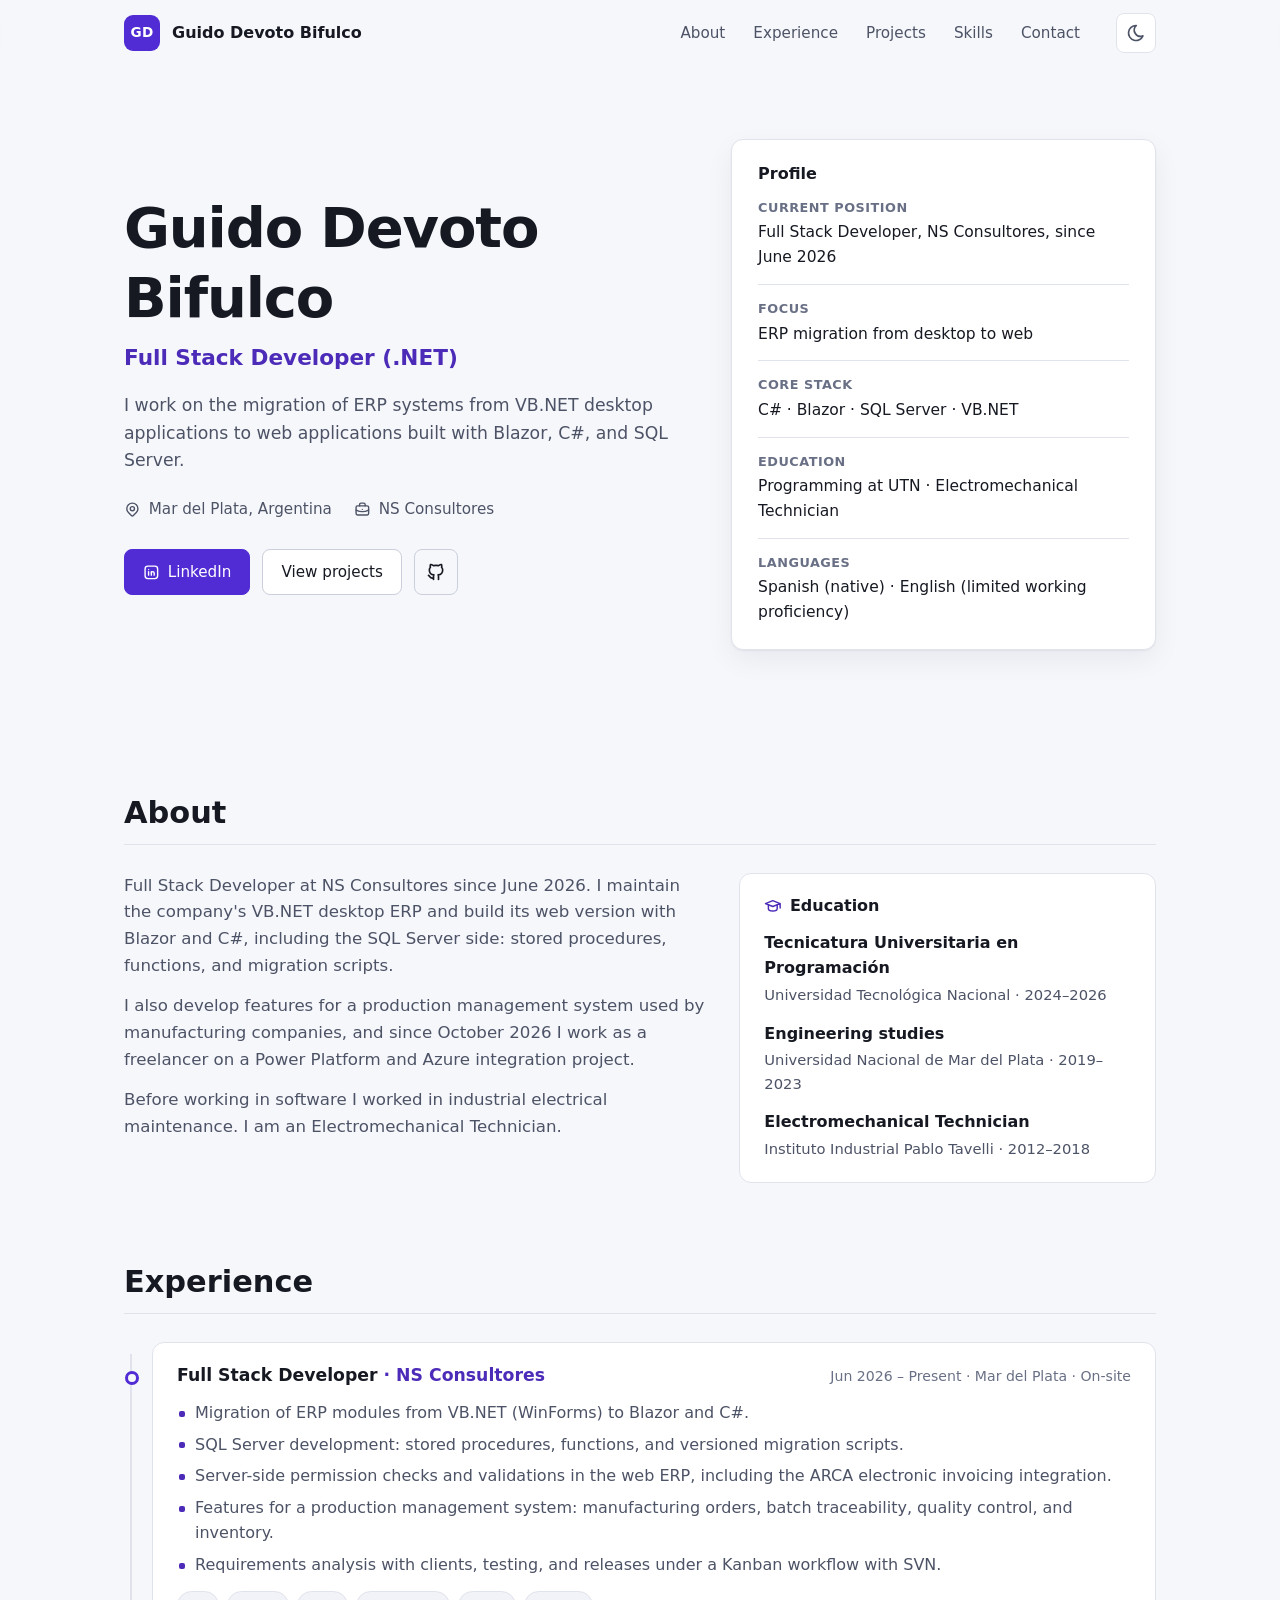
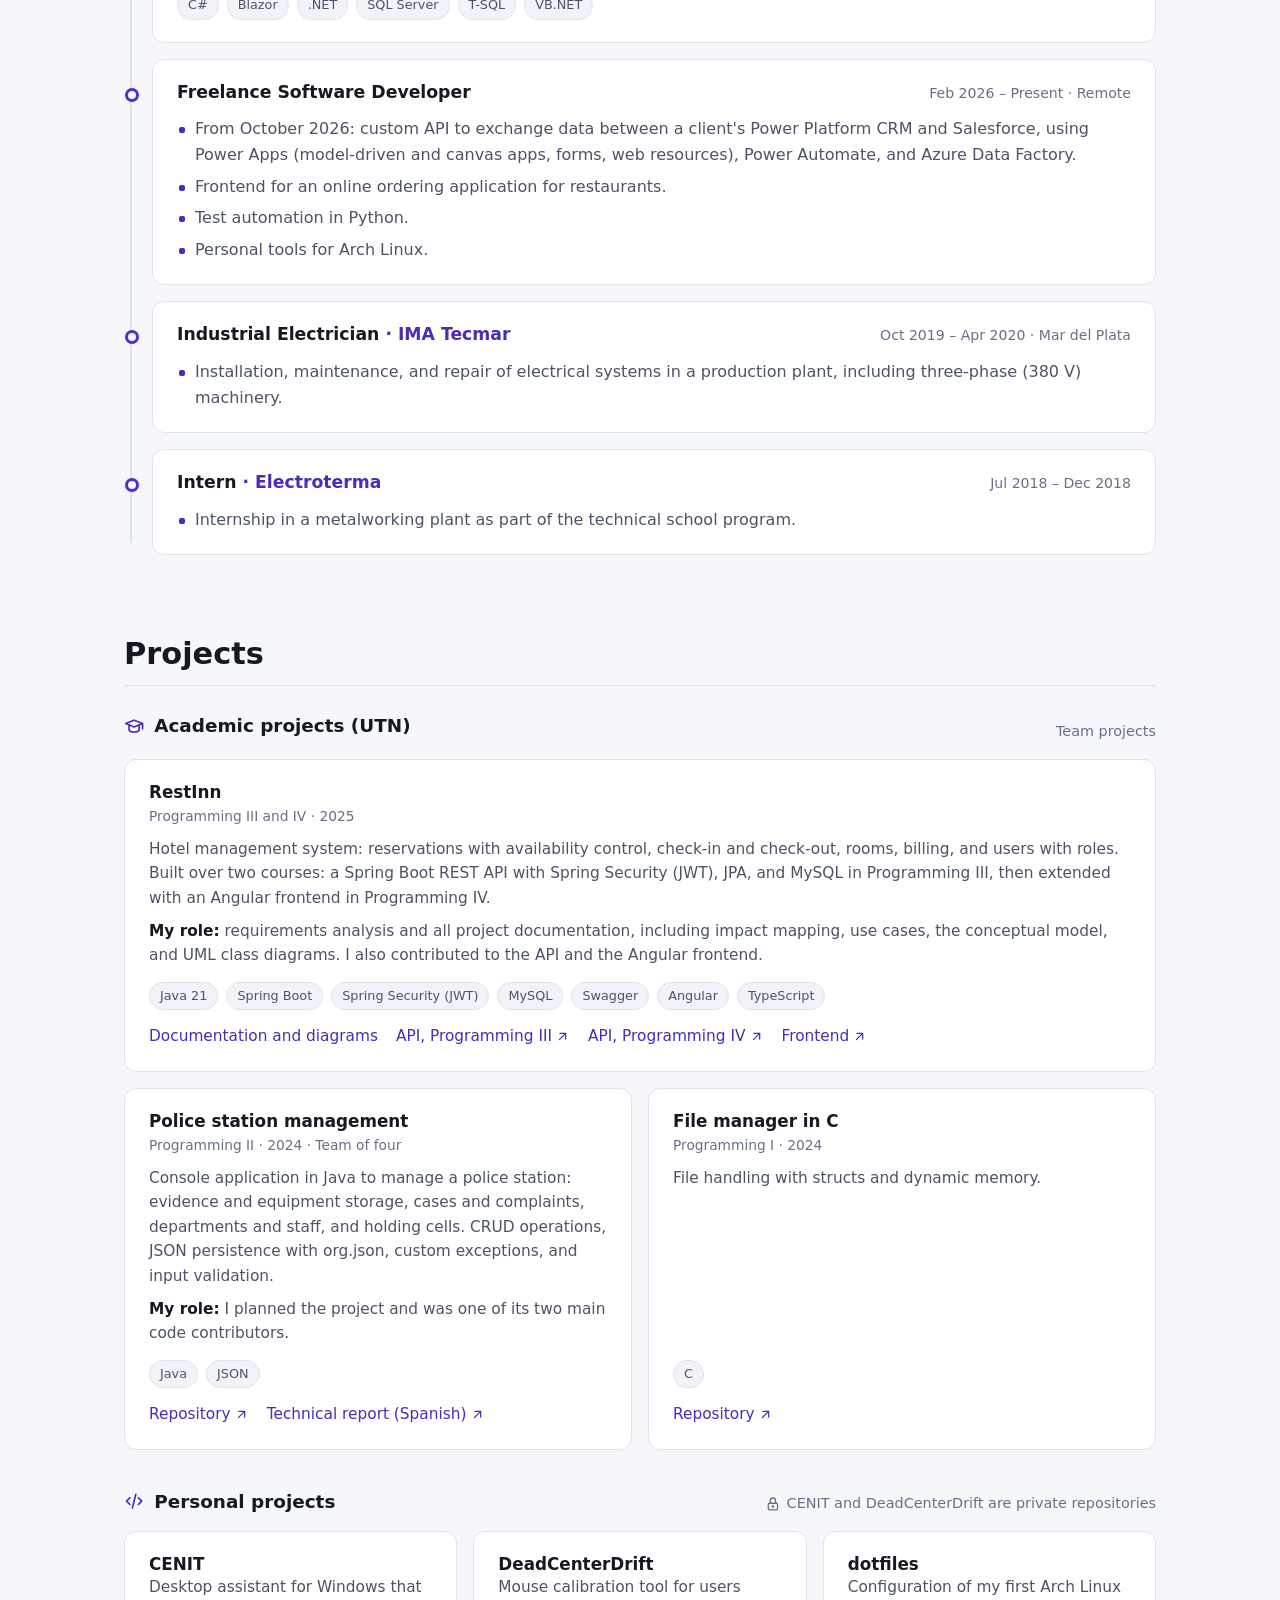
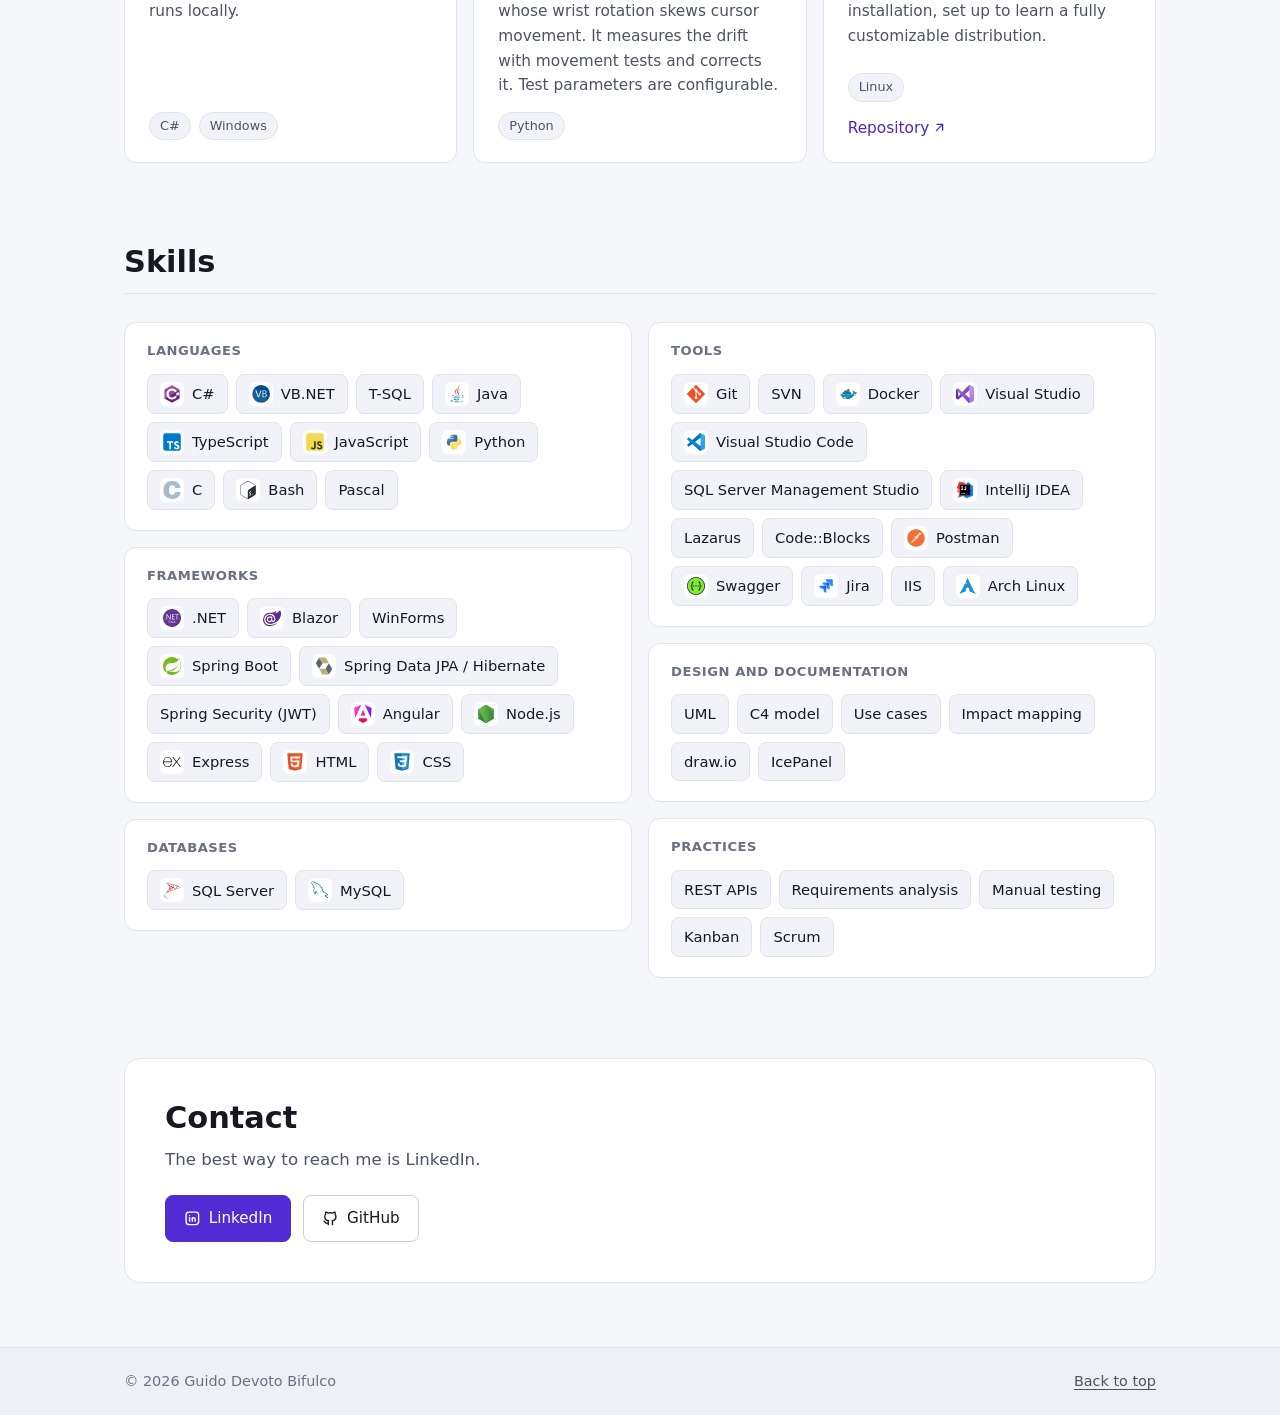
<file: index.html>
<!doctype html>
<html lang="en">
<head>
  <meta charset="utf-8">
  <meta name="viewport" content="width=device-width, initial-scale=1">
  <title>Guido Devoto Bifulco | Full Stack Developer (.NET)</title>
  <meta name="description" content="Full Stack Developer (.NET) based in Mar del Plata, Argentina. Migration of ERP systems from VB.NET desktop applications to web applications with Blazor, C#, and SQL Server.">
  <meta name="author" content="Guido Devoto Bifulco">
  <link rel="canonical" href="https://lisandrockdev.github.io/">
  <meta property="og:type" content="profile">
  <meta property="og:url" content="https://lisandrockdev.github.io/">
  <meta property="og:title" content="Guido Devoto Bifulco | Full Stack Developer (.NET)">
  <meta property="og:description" content="Migration of ERP systems from VB.NET desktop applications to web applications with Blazor, C#, and SQL Server.">
  <meta name="theme-color" content="#0f1117" media="(prefers-color-scheme: dark)">
  <meta name="theme-color" content="#f6f7fb" media="(prefers-color-scheme: light)">
  <link rel="icon" href="favicon.svg" type="image/svg+xml">
  <script>
    try { var t = localStorage.getItem('theme'); if (t === 'light' || t === 'dark') document.documentElement.dataset.theme = t; } catch (e) {}
  </script>
  <link rel="stylesheet" href="assets/css/styles.css">
  <script src="assets/js/main.js" defer></script>
</head>
<body>
  <svg width="0" height="0" style="position:absolute" aria-hidden="true" focusable="false">
    <symbol id="i-linkedin" viewBox="0 0 24 24"><path d="M8 11v5"/><path d="M8 8v.01"/><path d="M12 16v-5"/><path d="M16 16v-3a2 2 0 1 0 -4 0"/><path d="M3 7a4 4 0 0 1 4 -4h10a4 4 0 0 1 4 4v10a4 4 0 0 1 -4 4h-10a4 4 0 0 1 -4 -4l0 -10"/></symbol>
    <symbol id="i-github" viewBox="0 0 24 24"><path d="M9 19c-4.3 1.4 -4.3 -2.5 -6 -3m12 5v-3.5c0 -1 .1 -1.4 -.5 -2c2.8 -.3 5.5 -1.4 5.5 -6a4.6 4.6 0 0 0 -1.3 -3.2a4.2 4.2 0 0 0 -.1 -3.2s-1.1 -.3 -3.5 1.3a12.3 12.3 0 0 0 -6.2 0c-2.4 -1.6 -3.5 -1.3 -3.5 -1.3a4.2 4.2 0 0 0 -.1 3.2a4.6 4.6 0 0 0 -1.3 3.2c0 4.6 2.7 5.7 5.5 6c-.6 .6 -.6 1.2 -.5 2v3.5"/></symbol>
    <symbol id="i-arrow" viewBox="0 0 24 24"><path d="M17 7l-10 10"/><path d="M8 7l9 0l0 9"/></symbol>
    <symbol id="i-lock" viewBox="0 0 24 24"><path d="M5 13a2 2 0 0 1 2 -2h10a2 2 0 0 1 2 2v6a2 2 0 0 1 -2 2h-10a2 2 0 0 1 -2 -2v-6"/><path d="M11 16a1 1 0 1 0 2 0a1 1 0 0 0 -2 0"/><path d="M8 11v-4a4 4 0 1 1 8 0v4"/></symbol>
    <symbol id="i-pin" viewBox="0 0 24 24"><path d="M9 11a3 3 0 1 0 6 0a3 3 0 0 0 -6 0"/><path d="M17.657 16.657l-4.243 4.243a2 2 0 0 1 -2.827 0l-4.244 -4.243a8 8 0 1 1 11.314 0"/></symbol>
    <symbol id="i-sun" viewBox="0 0 24 24"><path d="M8 12a4 4 0 1 0 8 0a4 4 0 1 0 -8 0"/><path d="M3 12h1m8 -9v1m8 8h1m-9 8v1m-6.4 -15.4l.7 .7m12.1 -.7l-.7 .7m0 11.4l.7 .7m-12.1 -.7l-.7 .7"/></symbol>
    <symbol id="i-moon" viewBox="0 0 24 24"><path d="M12 3c.132 0 .263 0 .393 0a7.5 7.5 0 0 0 7.92 12.446a9 9 0 1 1 -8.313 -12.454l0 .008"/></symbol>
    <symbol id="i-menu" viewBox="0 0 24 24"><path d="M4 6l16 0"/><path d="M4 12l16 0"/><path d="M4 18l16 0"/></symbol>
    <symbol id="i-x" viewBox="0 0 24 24"><path d="M18 6l-12 12"/><path d="M6 6l12 12"/></symbol>
    <symbol id="i-briefcase" viewBox="0 0 24 24"><path d="M3 9a2 2 0 0 1 2 -2h14a2 2 0 0 1 2 2v9a2 2 0 0 1 -2 2h-14a2 2 0 0 1 -2 -2l0 -9"/><path d="M8 7v-2a2 2 0 0 1 2 -2h4a2 2 0 0 1 2 2v2"/><path d="M12 12l0 .01"/><path d="M3 13a20 20 0 0 0 18 0"/></symbol>
    <symbol id="i-school" viewBox="0 0 24 24"><path d="M22 9l-10 -4l-10 4l10 4l10 -4v6"/><path d="M6 10.6v5.4a6 3 0 0 0 12 0v-5.4"/></symbol>
    <symbol id="i-code" viewBox="0 0 24 24"><path d="M7 8l-4 4l4 4"/><path d="M17 8l4 4l-4 4"/><path d="M14 4l-4 16"/></symbol>
  </svg>

  <a class="skip-link" href="#main">Skip to content</a>

  <header class="site-header">
    <nav class="nav container" aria-label="Main">
      <a class="brand" href="#top" aria-label="Guido Devoto Bifulco, back to top">
        <span class="brand-mark" aria-hidden="true">GD</span>
        <span class="brand-name">Guido Devoto Bifulco</span>
      </a>
      <div class="nav-panel" id="nav-panel">
        <ul class="nav-links">
          <li><a href="#about">About</a></li>
          <li><a href="#experience">Experience</a></li>
          <li><a href="#projects">Projects</a></li>
          <li><a href="#skills">Skills</a></li>
          <li><a href="#contact">Contact</a></li>
        </ul>
      </div>
      <div class="nav-tools">
        <button class="icon-btn" type="button" id="theme-toggle" aria-label="Switch to light theme">
          <svg class="icon icon-sun"><use href="#i-sun"/></svg>
          <svg class="icon icon-moon"><use href="#i-moon"/></svg>
        </button>
        <button class="icon-btn menu-btn" type="button" id="menu-toggle" aria-label="Open menu" aria-expanded="false" aria-controls="nav-panel">
          <svg class="icon icon-open"><use href="#i-menu"/></svg>
          <svg class="icon icon-close"><use href="#i-x"/></svg>
        </button>
      </div>
    </nav>
  </header>

  <main id="main">
    <section class="hero container" id="intro" aria-labelledby="hero-title">
      <div class="hero-text">
        <h1 id="hero-title">Guido Devoto Bifulco</h1>
        <p class="hero-role">Full Stack Developer (.NET)</p>
        <p class="hero-lead">I work on the migration of ERP systems from VB.NET desktop applications to web applications built with Blazor, C#, and SQL Server.</p>
        <ul class="hero-meta">
          <li><svg class="icon"><use href="#i-pin"/></svg>Mar del Plata, Argentina</li>
          <li><svg class="icon"><use href="#i-briefcase"/></svg>NS Consultores</li>
        </ul>
        <div class="actions">
          <a class="btn btn-primary" href="https://www.linkedin.com/in/guido-devoto" target="_blank" rel="noopener"><svg class="icon"><use href="#i-linkedin"/></svg>LinkedIn</a>
          <a class="btn" href="#projects">View projects</a>
          <a class="btn btn-ghost btn-icon" href="https://github.com/LisandrockDev" target="_blank" rel="noopener" aria-label="GitHub profile"><svg class="icon"><use href="#i-github"/></svg></a>
        </div>
      </div>

      <aside class="profile-card" aria-label="Profile summary">
        <h2 class="card-title">Profile</h2>
        <dl class="facts">
          <div><dt>Current position</dt><dd>Full Stack Developer, NS Consultores, since June 2026</dd></div>
          <div><dt>Focus</dt><dd>ERP migration from desktop to web</dd></div>
          <div><dt>Core stack</dt><dd>C# · Blazor · SQL Server · VB.NET</dd></div>
          <div><dt>Education</dt><dd>Programming at UTN · Electromechanical Technician</dd></div>
          <div><dt>Languages</dt><dd>Spanish (native) · English (limited working proficiency)</dd></div>
        </dl>
      </aside>
    </section>

    <section class="section container" id="about" aria-labelledby="about-title">
      <h2 class="section-title" id="about-title">About</h2>
      <div class="about-grid">
        <div class="about-text">
          <p>Full Stack Developer at NS Consultores since June 2026. I maintain the company's VB.NET desktop ERP and build its web version with Blazor and C#, including the SQL Server side: stored procedures, functions, and migration scripts.</p>
          <p>I also develop features for a production management system used by manufacturing companies, and since October 2026 I work as a freelancer on a Power Platform and Azure integration project.</p>
          <p>Before working in software I worked in industrial electrical maintenance. I am an Electromechanical Technician.</p>
        </div>
        <div class="card">
          <h3 class="card-title"><svg class="icon"><use href="#i-school"/></svg>Education</h3>
          <ul class="edu-list">
            <li><strong>Tecnicatura Universitaria en Programación</strong><span>Universidad Tecnológica Nacional · 2024–2026</span></li>
            <li><strong>Engineering studies</strong><span>Universidad Nacional de Mar del Plata · 2019–2023</span></li>
            <li><strong>Electromechanical Technician</strong><span>Instituto Industrial Pablo Tavelli · 2012–2018</span></li>
          </ul>
        </div>
      </div>
    </section>

    <section class="section container" id="experience" aria-labelledby="experience-title">
      <h2 class="section-title" id="experience-title">Experience</h2>
      <ol class="timeline">
        <li class="timeline-item">
          <div class="timeline-head">
            <h3>Full Stack Developer <span class="at">· NS Consultores</span></h3>
            <p class="timeline-meta">Jun 2026 – Present · Mar del Plata · On-site</p>
          </div>
          <ul class="bullets">
            <li>Migration of ERP modules from VB.NET (WinForms) to Blazor and C#.</li>
            <li>SQL Server development: stored procedures, functions, and versioned migration scripts.</li>
            <li>Server-side permission checks and validations in the web ERP, including the ARCA electronic invoicing integration.</li>
            <li>Features for a production management system: manufacturing orders, batch traceability, quality control, and inventory.</li>
            <li>Requirements analysis with clients, testing, and releases under a Kanban workflow with SVN.</li>
          </ul>
          <ul class="tags" aria-label="Technologies">
            <li>C#</li><li>Blazor</li><li>.NET</li><li>SQL Server</li><li>T-SQL</li><li>VB.NET</li>
          </ul>
        </li>
        <li class="timeline-item">
          <div class="timeline-head">
            <h3>Freelance Software Developer</h3>
            <p class="timeline-meta">Feb 2026 – Present · Remote</p>
          </div>
          <ul class="bullets">
            <li>From October 2026: custom API to exchange data between a client's Power Platform CRM and Salesforce, using Power Apps (model-driven and canvas apps, forms, web resources), Power Automate, and Azure Data Factory.</li>
            <li>Frontend for an online ordering application for restaurants.</li>
            <li>Test automation in Python.</li>
            <li>Personal tools for Arch Linux.</li>
          </ul>
        </li>
        <li class="timeline-item">
          <div class="timeline-head">
            <h3>Industrial Electrician <span class="at">· IMA Tecmar</span></h3>
            <p class="timeline-meta">Oct 2019 – Apr 2020 · Mar del Plata</p>
          </div>
          <ul class="bullets">
            <li>Installation, maintenance, and repair of electrical systems in a production plant, including three-phase (380 V) machinery.</li>
          </ul>
        </li>
        <li class="timeline-item">
          <div class="timeline-head">
            <h3>Intern <span class="at">· Electroterma</span></h3>
            <p class="timeline-meta">Jul 2018 – Dec 2018</p>
          </div>
          <ul class="bullets">
            <li>Internship in a metalworking plant as part of the technical school program.</li>
          </ul>
        </li>
      </ol>
    </section>

    <section class="section container" id="projects" aria-labelledby="projects-title">
      <h2 class="section-title" id="projects-title">Projects</h2>

      <div class="project-group">
        <div class="group-head">
          <h3><svg class="icon"><use href="#i-school"/></svg>Academic projects (UTN)</h3>
          <p class="group-note">Team projects</p>
        </div>
        <ul class="cards cards-two">
          <li class="card project project-wide">
            <h4>RestInn</h4>
            <p class="context">Programming III and IV · 2025</p>
            <p>Hotel management system: reservations with availability control, check-in and check-out, rooms, billing, and users with roles. Built over two courses: a Spring Boot REST API with Spring Security (JWT), JPA, and MySQL in Programming III, then extended with an Angular frontend in Programming IV.</p>
            <p class="role"><strong>My role:</strong> requirements analysis and all project documentation, including impact mapping, use cases, the conceptual model, and UML class diagrams. I also contributed to the API and the Angular frontend.</p>
            <ul class="tags"><li>Java 21</li><li>Spring Boot</li><li>Spring Security (JWT)</li><li>MySQL</li><li>Swagger</li><li>Angular</li><li>TypeScript</li></ul>
            <p class="links">
              <a href="restinn.html">Documentation and diagrams</a>
              <a href="https://github.com/ManuJurado/RestInn_Api_OldVersion" target="_blank" rel="noopener">API, Programming III<svg class="icon"><use href="#i-arrow"/></svg></a>
              <a href="https://github.com/ManuJurado/Restinn-Api-Springboot" target="_blank" rel="noopener">API, Programming IV<svg class="icon"><use href="#i-arrow"/></svg></a>
              <a href="https://github.com/EmiSalias/RestInn-FrontEnd-Angular" target="_blank" rel="noopener">Frontend<svg class="icon"><use href="#i-arrow"/></svg></a>
            </p>
          </li>
          <li class="card project">
            <h4>Police station management</h4>
            <p class="context">Programming II · 2024 · Team of four</p>
            <p>Console application in Java to manage a police station: evidence and equipment storage, cases and complaints, departments and staff, and holding cells. CRUD operations, JSON persistence with org.json, custom exceptions, and input validation.</p>
            <p class="role"><strong>My role:</strong> I planned the project and was one of its two main code contributors.</p>
            <ul class="tags"><li>Java</li><li>JSON</li></ul>
            <p class="links">
              <a href="https://github.com/Romma711/comisaria_utn" target="_blank" rel="noopener">Repository<svg class="icon"><use href="#i-arrow"/></svg></a>
              <a href="https://docs.google.com/document/d/1mKzItur93qJPamJ-on5y1jUR9RGKfsuoVAn2fo20Q0A/edit" target="_blank" rel="noopener">Technical report (Spanish)<svg class="icon"><use href="#i-arrow"/></svg></a>
            </p>
          </li>
          <li class="card project">
            <h4>File manager in C</h4>
            <p class="context">Programming I · 2024</p>
            <p>File handling with structs and dynamic memory.</p>
            <ul class="tags"><li>C</li></ul>
            <p class="links"><a href="https://github.com/Lisandstone/PROYECTO-FINAL-PROGRA-I" target="_blank" rel="noopener">Repository<svg class="icon"><use href="#i-arrow"/></svg></a></p>
          </li>
        </ul>
      </div>

      <div class="project-group">
        <div class="group-head">
          <h3><svg class="icon"><use href="#i-code"/></svg>Personal projects</h3>
          <p class="group-note"><svg class="icon"><use href="#i-lock"/></svg>CENIT and DeadCenterDrift are private repositories</p>
        </div>
        <ul class="cards">
          <li class="card project">
            <h4>CENIT</h4>
            <p>Desktop assistant for Windows that runs locally.</p>
            <ul class="tags"><li>C#</li><li>Windows</li></ul>
          </li>
          <li class="card project">
            <h4>DeadCenterDrift</h4>
            <p>Mouse calibration tool for users whose wrist rotation skews cursor movement. It measures the drift with movement tests and corrects it. Test parameters are configurable.</p>
            <ul class="tags"><li>Python</li></ul>
          </li>
          <li class="card project">
            <h4>dotfiles</h4>
            <p>Configuration of my first Arch Linux installation, set up to learn a fully customizable distribution.</p>
            <ul class="tags"><li>Linux</li></ul>
            <p class="links"><a href="https://github.com/Lisandstone/dotfiles" target="_blank" rel="noopener">Repository<svg class="icon"><use href="#i-arrow"/></svg></a></p>
          </li>
        </ul>
      </div>
    </section>

    <section class="section container" id="skills" aria-labelledby="skills-title">
      <h2 class="section-title" id="skills-title">Skills</h2>
      <div class="stack-groups">
        <div class="stack-group">
          <h3>Languages</h3>
          <ul class="tech">
            <li><img src="assets/icons/csharp.svg" alt="" width="22" height="22">C#</li>
            <li><img src="assets/icons/visualbasic.svg" alt="" width="22" height="22">VB.NET</li>
            <li>T-SQL</li>
            <li><img src="assets/icons/java.svg" alt="" width="22" height="22">Java</li>
            <li><img src="assets/icons/typescript.svg" alt="" width="22" height="22">TypeScript</li>
            <li><img src="assets/icons/javascript.svg" alt="" width="22" height="22">JavaScript</li>
            <li><img src="assets/icons/python.svg" alt="" width="22" height="22">Python</li>
            <li><img src="assets/icons/c.svg" alt="" width="22" height="22">C</li>
            <li><img src="assets/icons/bash.svg" alt="" width="22" height="22">Bash</li>
            <li>Pascal</li>
          </ul>
        </div>
        <div class="stack-group">
          <h3>Frameworks</h3>
          <ul class="tech">
            <li><img src="assets/icons/dotnetcore.svg" alt="" width="22" height="22">.NET</li>
            <li><img src="assets/icons/blazor.svg" alt="" width="22" height="22">Blazor</li>
            <li>WinForms</li>
            <li><img src="assets/icons/spring.svg" alt="" width="22" height="22">Spring Boot</li>
            <li><img src="assets/icons/hibernate.svg" alt="" width="22" height="22">Spring Data JPA / Hibernate</li>
            <li>Spring Security (JWT)</li>
            <li><img src="assets/icons/angular.svg" alt="" width="22" height="22">Angular</li>
            <li><img src="assets/icons/nodejs.svg" alt="" width="22" height="22">Node.js</li>
            <li><img src="assets/icons/express.svg" alt="" width="22" height="22">Express</li>
            <li><img src="assets/icons/html5.svg" alt="" width="22" height="22">HTML</li>
            <li><img src="assets/icons/css3.svg" alt="" width="22" height="22">CSS</li>
          </ul>
        </div>
        <div class="stack-group">
          <h3>Databases</h3>
          <ul class="tech">
            <li><img src="assets/icons/microsoftsqlserver.svg" alt="" width="22" height="22">SQL Server</li>
            <li><img src="assets/icons/mysql.svg" alt="" width="22" height="22">MySQL</li>
          </ul>
        </div>
        <div class="stack-group">
          <h3>Tools</h3>
          <ul class="tech">
            <li><img src="assets/icons/git.svg" alt="" width="22" height="22">Git</li>
            <li>SVN</li>
            <li><img src="assets/icons/docker.svg" alt="" width="22" height="22">Docker</li>
            <li><img src="assets/icons/visualstudio.svg" alt="" width="22" height="22">Visual Studio</li>
            <li><img src="assets/icons/vscode.svg" alt="" width="22" height="22">Visual Studio Code</li>
            <li>SQL Server Management Studio</li>
            <li><img src="assets/icons/intellij.svg" alt="" width="22" height="22">IntelliJ IDEA</li>
            <li>Lazarus</li>
            <li>Code::Blocks</li>
            <li><img src="assets/icons/postman.svg" alt="" width="22" height="22">Postman</li>
            <li><img src="assets/icons/swagger.svg" alt="" width="22" height="22">Swagger</li>
            <li><img src="assets/icons/jira.svg" alt="" width="22" height="22">Jira</li>
            <li>IIS</li>
            <li><img src="assets/icons/archlinux.svg" alt="" width="22" height="22">Arch Linux</li>
          </ul>
        </div>
        <div class="stack-group">
          <h3>Design and documentation</h3>
          <ul class="tech">
            <li>UML</li>
            <li>C4 model</li>
            <li>Use cases</li>
            <li>Impact mapping</li>
            <li>draw.io</li>
            <li>IcePanel</li>
          </ul>
        </div>
        <div class="stack-group">
          <h3>Practices</h3>
          <ul class="tech">
            <li>REST APIs</li>
            <li>Requirements analysis</li>
            <li>Manual testing</li>
            <li>Kanban</li>
            <li>Scrum</li>
          </ul>
        </div>
      </div>
    </section>

    <section class="section container" id="contact" aria-labelledby="contact-title">
      <div class="contact-card">
        <h2 class="section-title" id="contact-title">Contact</h2>
        <p>The best way to reach me is LinkedIn.</p>
        <div class="actions">
          <a class="btn btn-primary" href="https://www.linkedin.com/in/guido-devoto" target="_blank" rel="noopener"><svg class="icon"><use href="#i-linkedin"/></svg>LinkedIn</a>
          <a class="btn" href="https://github.com/LisandrockDev" target="_blank" rel="noopener"><svg class="icon"><use href="#i-github"/></svg>GitHub</a>
        </div>
      </div>
    </section>
  </main>

  <footer class="site-footer">
    <div class="container footer-inner">
      <span>© <span id="year">2026</span> Guido Devoto Bifulco</span>
      <a href="#top">Back to top</a>
    </div>
  </footer>
</body>
</html>
</file>
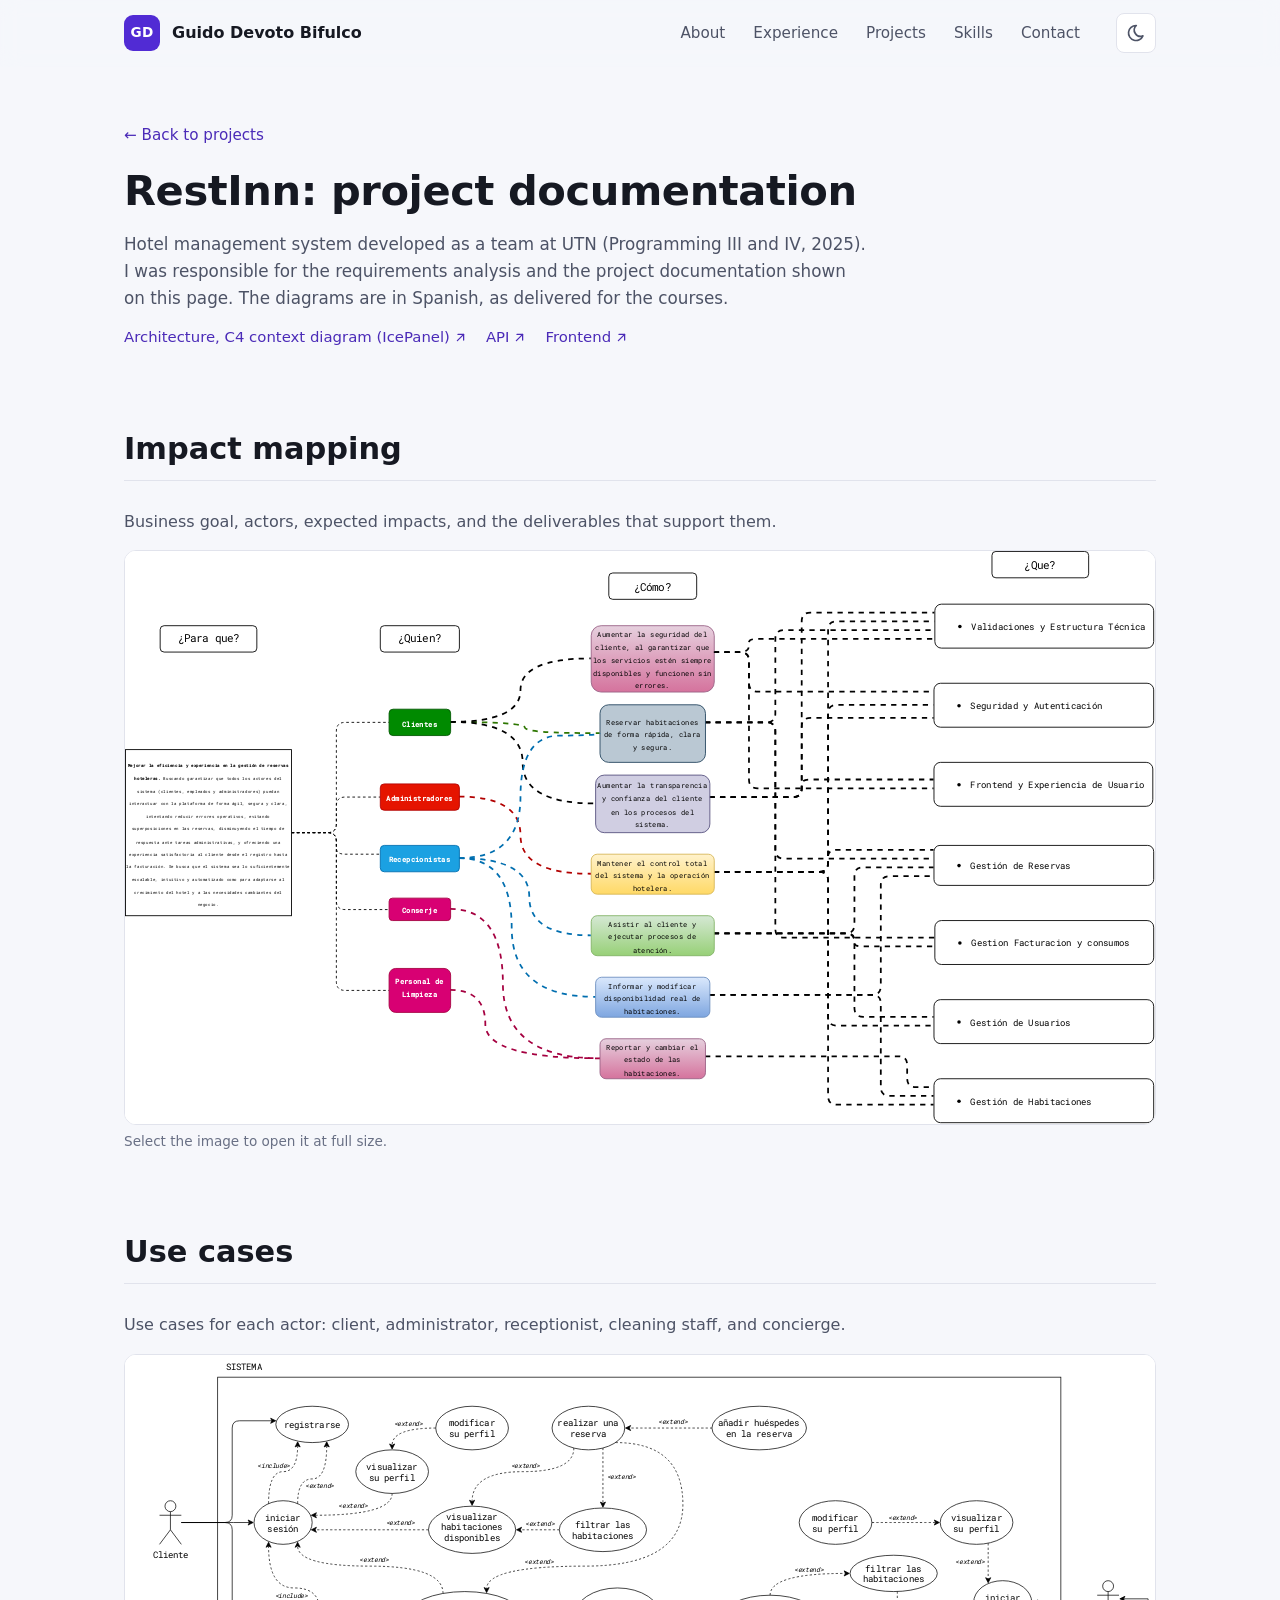
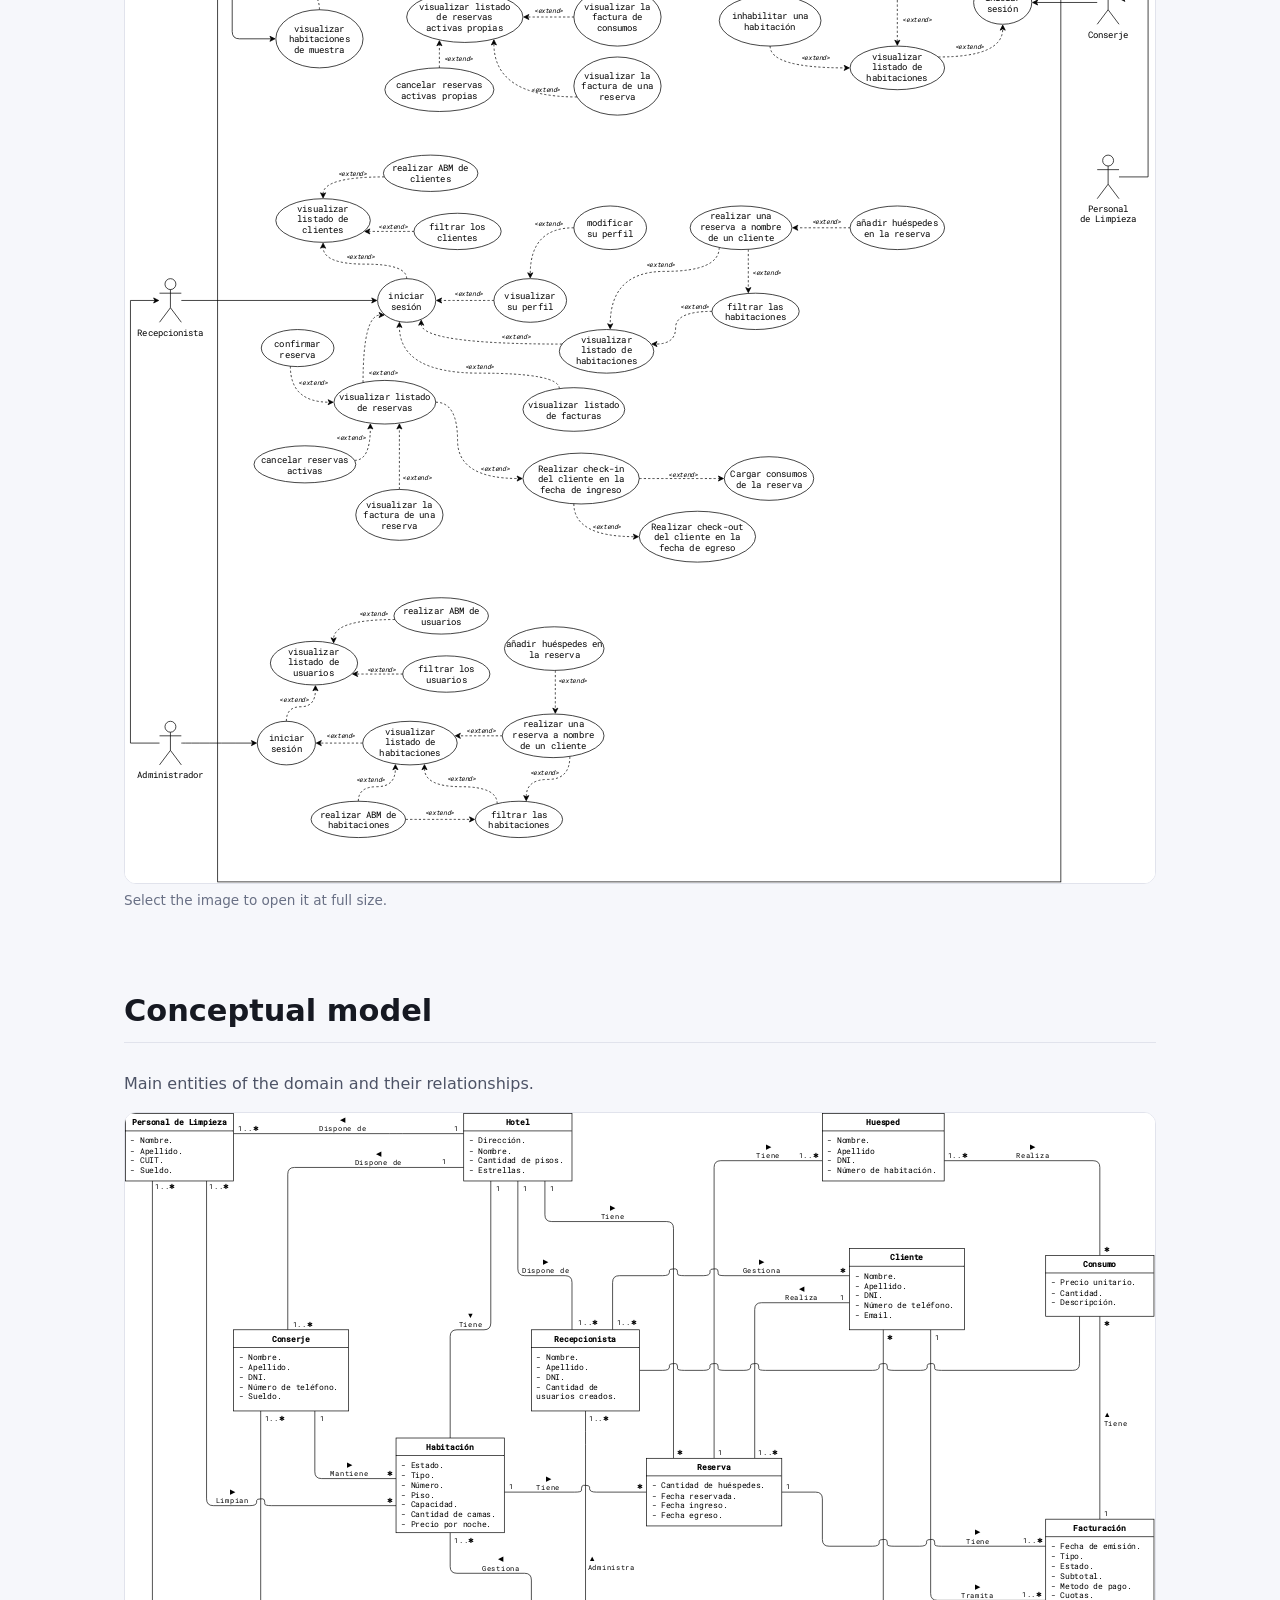
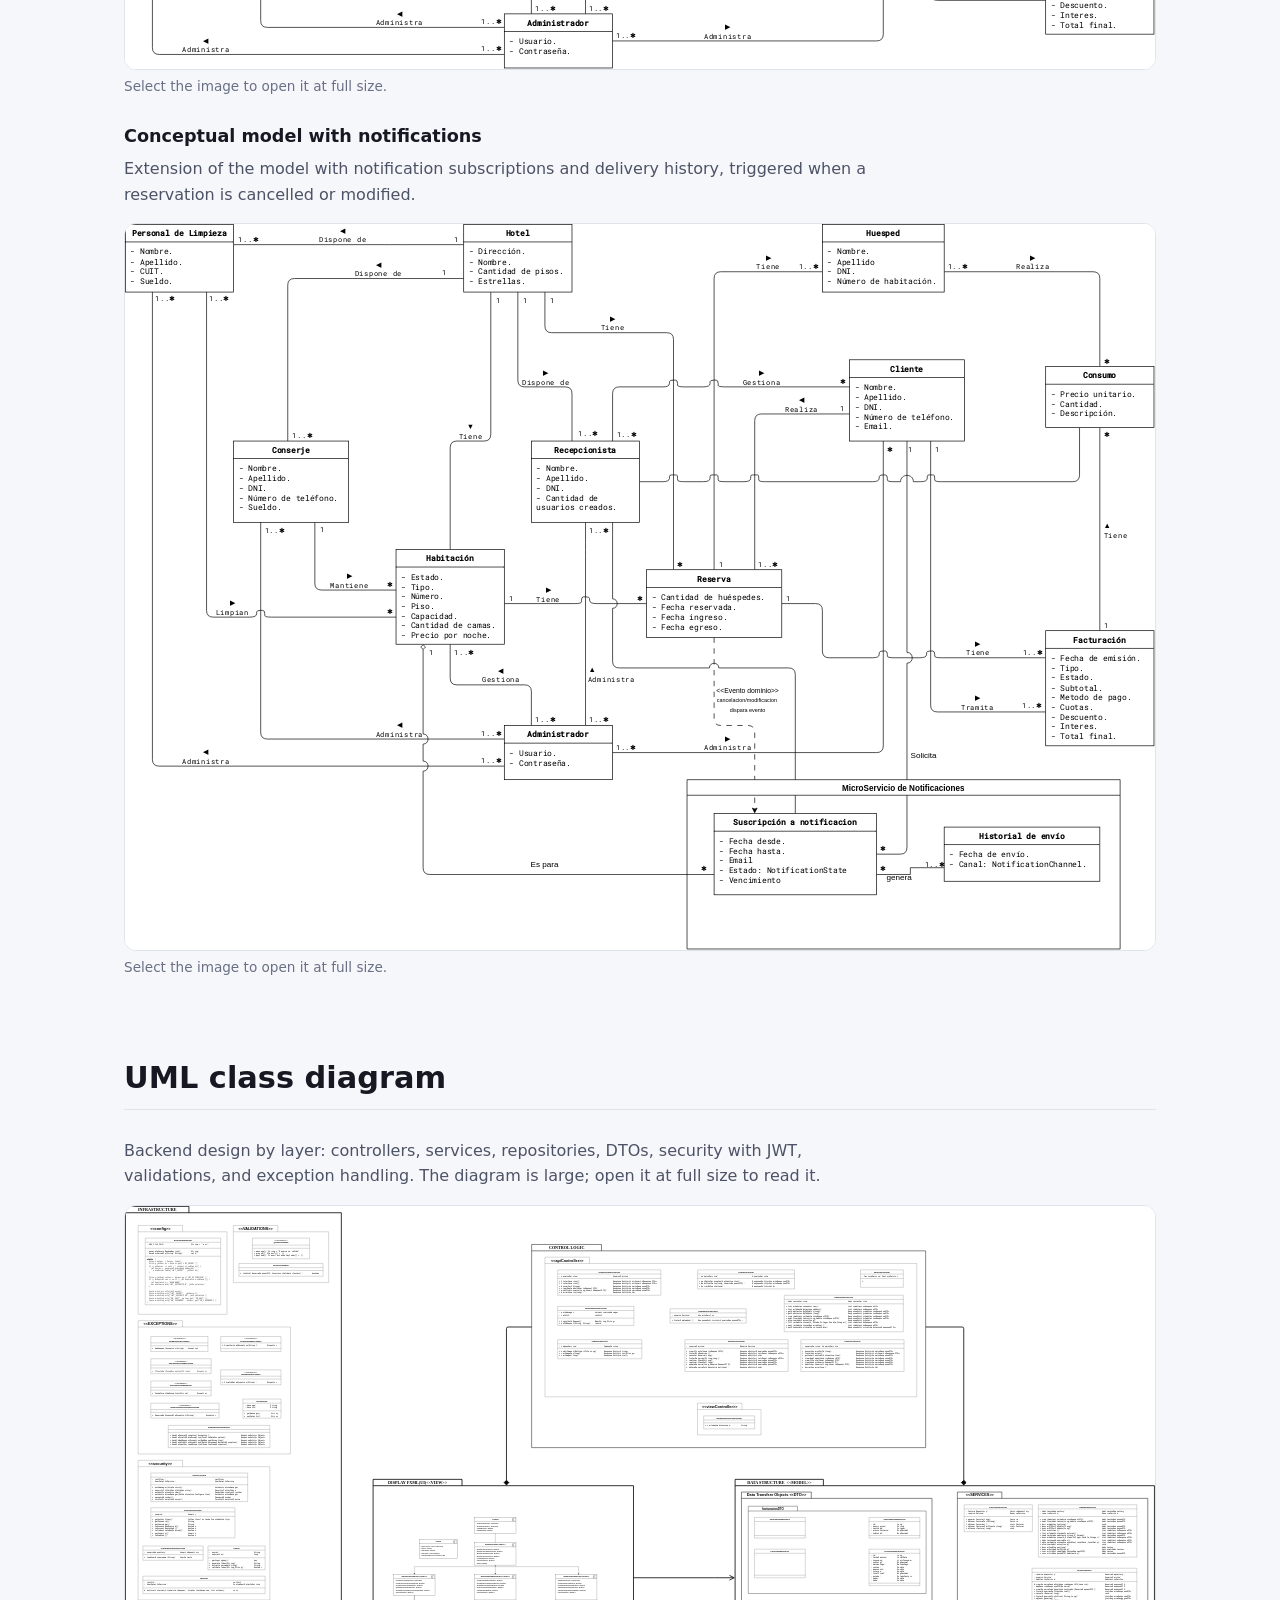
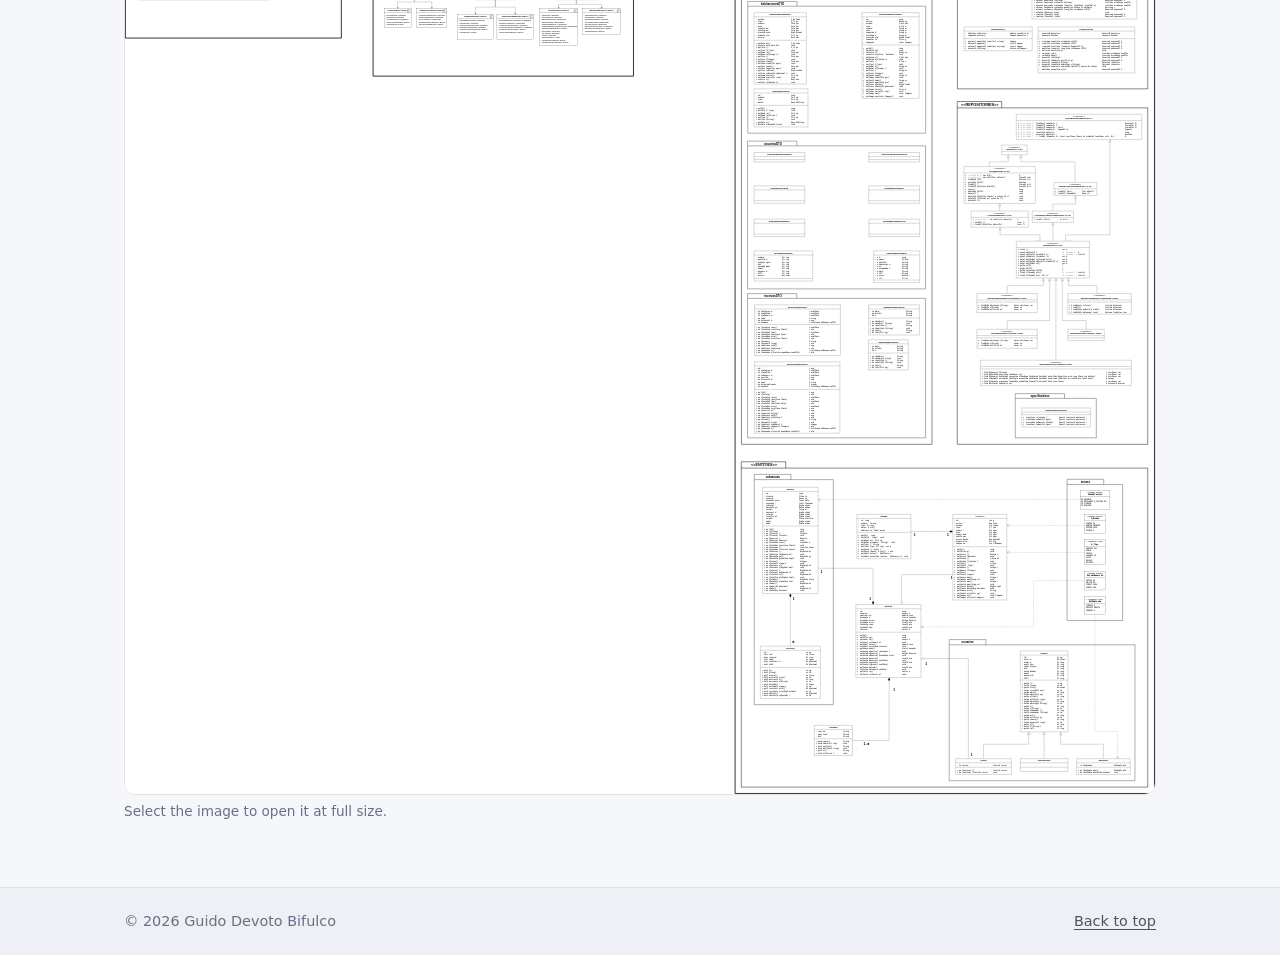
<file: restinn.html>
<!doctype html>
<html lang="en">
<head>
  <meta charset="utf-8">
  <meta name="viewport" content="width=device-width, initial-scale=1">
  <title>RestInn documentation | Guido Devoto Bifulco</title>
  <meta name="description" content="Requirements and design documentation of RestInn, a hotel management system developed at UTN: impact mapping, use cases, conceptual model, and UML class diagram.">
  <meta name="author" content="Guido Devoto Bifulco">
  <link rel="canonical" href="https://lisandrockdev.github.io/restinn.html">
  <link rel="icon" href="favicon.svg" type="image/svg+xml">
  <script>
    try { var t = localStorage.getItem('theme'); if (t === 'light' || t === 'dark') document.documentElement.dataset.theme = t; } catch (e) {}
  </script>
  <link rel="stylesheet" href="assets/css/styles.css">
  <script src="assets/js/main.js" defer></script>
</head>
<body>
  <svg width="0" height="0" style="position:absolute" aria-hidden="true" focusable="false">
    <symbol id="i-arrow" viewBox="0 0 24 24"><path d="M17 7l-10 10"/><path d="M8 7l9 0l0 9"/></symbol>
    <symbol id="i-sun" viewBox="0 0 24 24"><path d="M8 12a4 4 0 1 0 8 0a4 4 0 1 0 -8 0"/><path d="M3 12h1m8 -9v1m8 8h1m-9 8v1m-6.4 -15.4l.7 .7m12.1 -.7l-.7 .7m0 11.4l.7 .7m-12.1 -.7l-.7 .7"/></symbol>
    <symbol id="i-moon" viewBox="0 0 24 24"><path d="M12 3c.132 0 .263 0 .393 0a7.5 7.5 0 0 0 7.92 12.446a9 9 0 1 1 -8.313 -12.454l0 .008"/></symbol>
    <symbol id="i-menu" viewBox="0 0 24 24"><path d="M4 6l16 0"/><path d="M4 12l16 0"/><path d="M4 18l16 0"/></symbol>
    <symbol id="i-x" viewBox="0 0 24 24"><path d="M18 6l-12 12"/><path d="M6 6l12 12"/></symbol>
  </svg>

  <a class="skip-link" href="#main">Skip to content</a>

  <header class="site-header">
    <nav class="nav container" aria-label="Main">
      <a class="brand" href="index.html">
        <span class="brand-mark" aria-hidden="true">GD</span>
        <span class="brand-name">Guido Devoto Bifulco</span>
      </a>
      <div class="nav-panel" id="nav-panel">
        <ul class="nav-links">
          <li><a href="index.html#about">About</a></li>
          <li><a href="index.html#experience">Experience</a></li>
          <li><a href="index.html#projects">Projects</a></li>
          <li><a href="index.html#skills">Skills</a></li>
          <li><a href="index.html#contact">Contact</a></li>
        </ul>
      </div>
      <div class="nav-tools">
        <button class="icon-btn" type="button" id="theme-toggle" aria-label="Switch to light theme">
          <svg class="icon icon-sun"><use href="#i-sun"/></svg>
          <svg class="icon icon-moon"><use href="#i-moon"/></svg>
        </button>
        <button class="icon-btn menu-btn" type="button" id="menu-toggle" aria-label="Open menu" aria-expanded="false" aria-controls="nav-panel">
          <svg class="icon icon-open"><use href="#i-menu"/></svg>
          <svg class="icon icon-close"><use href="#i-x"/></svg>
        </button>
      </div>
    </nav>
  </header>

  <main id="main">
    <section class="page-intro container" aria-labelledby="title">
      <p class="back"><a href="index.html#projects">← Back to projects</a></p>
      <h1 id="title">RestInn: project documentation</h1>
      <p class="summary">Hotel management system developed as a team at UTN (Programming III and IV, 2025). I was responsible for the requirements analysis and the project documentation shown on this page. The diagrams are in Spanish, as delivered for the courses.</p>
      <p class="links">
        <a href="https://s.icepanel.io/mP21qytmTIcyjv/XaEX" target="_blank" rel="noopener">Architecture, C4 context diagram (IcePanel)<svg class="icon"><use href="#i-arrow"/></svg></a>
        <a href="https://github.com/ManuJurado/Restinn-Api-Springboot" target="_blank" rel="noopener">API<svg class="icon"><use href="#i-arrow"/></svg></a>
        <a href="https://github.com/EmiSalias/RestInn-FrontEnd-Angular" target="_blank" rel="noopener">Frontend<svg class="icon"><use href="#i-arrow"/></svg></a>
      </p>
    </section>

    <section class="section doc-section container" aria-labelledby="impact-title">
      <h2 class="section-title" id="impact-title">Impact mapping</h2>
      <p>Business goal, actors, expected impacts, and the deliverables that support them.</p>
      <figure class="diagram">
        <a href="assets/restinn/impact-mapping.svg" target="_blank" rel="noopener"><img src="assets/restinn/impact-mapping.svg" alt="Impact map of RestInn: goal, actors, impacts, and deliverables" width="1172" height="652" loading="lazy"></a>
        <figcaption>Select the image to open it at full size.</figcaption>
      </figure>
    </section>

    <section class="section doc-section container" aria-labelledby="usecases-title">
      <h2 class="section-title" id="usecases-title">Use cases</h2>
      <p>Use cases for each actor: client, administrator, receptionist, cleaning staff, and concierge.</p>
      <figure class="diagram">
        <a href="assets/restinn/use-cases.svg" target="_blank" rel="noopener"><img src="assets/restinn/use-cases.svg" alt="Use case diagram of RestInn" width="1417" height="1552" loading="lazy"></a>
        <figcaption>Select the image to open it at full size.</figcaption>
      </figure>
    </section>

    <section class="section doc-section container" aria-labelledby="conceptual-title">
      <h2 class="section-title" id="conceptual-title">Conceptual model</h2>
      <p>Main entities of the domain and their relationships.</p>
      <figure class="diagram">
        <a href="assets/restinn/conceptual-model.svg" target="_blank" rel="noopener"><img src="assets/restinn/conceptual-model.svg" alt="Conceptual model of RestInn" width="1522" height="822" loading="lazy"></a>
        <figcaption>Select the image to open it at full size.</figcaption>
      </figure>
      <h3>Conceptual model with notifications</h3>
      <p>Extension of the model with notification subscriptions and delivery history, triggered when a reservation is cancelled or modified.</p>
      <figure class="diagram">
        <a href="assets/restinn/conceptual-model-notifications.svg" target="_blank" rel="noopener"><img src="assets/restinn/conceptual-model-notifications.svg" alt="Conceptual model of RestInn with the notifications subsystem" width="1522" height="1072" loading="lazy"></a>
        <figcaption>Select the image to open it at full size.</figcaption>
      </figure>
    </section>

    <section class="section doc-section container" aria-labelledby="uml-title">
      <h2 class="section-title" id="uml-title">UML class diagram</h2>
      <p>Backend design by layer: controllers, services, repositories, DTOs, security with JWT, validations, and exception handling. The diagram is large; open it at full size to read it.</p>
      <figure class="diagram">
        <a href="assets/restinn/uml-class-diagram.svg" target="_blank" rel="noopener"><img src="assets/restinn/uml-class-diagram.svg" alt="UML class diagram of the RestInn backend" width="6487" height="7486" loading="lazy"></a>
        <figcaption>Select the image to open it at full size.</figcaption>
      </figure>
    </section>
  </main>

  <footer class="site-footer">
    <div class="container footer-inner">
      <span>© <span id="year">2026</span> Guido Devoto Bifulco</span>
      <a href="#top">Back to top</a>
    </div>
  </footer>
</body>
</html>
</file>
<file: assets/css/styles.css>
/* Theme tokens. Dark by default; light follows the OS or the toggle. */
:root {
  --bg: #0f1117;
  --bg-soft: #13161e;
  --surface: #171b25;
  --surface-2: #1d2230;
  --border: #272d3d;
  --border-strong: #363e53;
  --text: #e8eaf0;
  --text-muted: #a5abbb;
  --text-subtle: #8189a0;
  --accent: #a597f5;
  --accent-strong: #512bd4;
  --accent-hover: #6340e3;
  --on-accent: #ffffff;
  --shadow: 0 1px 2px rgba(0, 0, 0, 0.3), 0 10px 28px rgba(0, 0, 0, 0.22);
  --radius: 12px;
  --radius-sm: 8px;
  --font-sans: "Segoe UI", system-ui, -apple-system, "Helvetica Neue", Arial, sans-serif;
  --maxw: 1080px;
  color-scheme: dark;
}

@media (prefers-color-scheme: light) {
  :root:not([data-theme="dark"]) {
    --bg: #f6f7fb;
    --bg-soft: #eef0f6;
    --surface: #ffffff;
    --surface-2: #f2f3f9;
    --border: #e1e3ec;
    --border-strong: #cbcfdd;
    --text: #161922;
    --text-muted: #4d5366;
    --text-subtle: #697085;
    --accent: #4b2bb8;
    --shadow: 0 1px 2px rgba(22, 25, 34, 0.05), 0 10px 28px rgba(22, 25, 34, 0.06);
    color-scheme: light;
  }
}

:root[data-theme="light"] {
  --bg: #f6f7fb;
  --bg-soft: #eef0f6;
  --surface: #ffffff;
  --surface-2: #f2f3f9;
  --border: #e1e3ec;
  --border-strong: #cbcfdd;
  --text: #161922;
  --text-muted: #4d5366;
  --text-subtle: #697085;
  --accent: #4b2bb8;
  --shadow: 0 1px 2px rgba(22, 25, 34, 0.05), 0 10px 28px rgba(22, 25, 34, 0.06);
  color-scheme: light;
}

/* Base */
*, *::before, *::after { box-sizing: border-box; }

html { scroll-behavior: smooth; scroll-padding-top: 80px; }

body {
  margin: 0;
  overflow-x: clip;
  background: var(--bg);
  color: var(--text);
  font-family: var(--font-sans);
  font-size: 1rem;
  line-height: 1.6;
  -webkit-font-smoothing: antialiased;
}

img, svg { display: block; }

a { color: var(--accent); text-underline-offset: 3px; }

:focus-visible { outline: 2px solid var(--accent); outline-offset: 3px; border-radius: 6px; }

h1, h2, h3, h4 { margin: 0; line-height: 1.25; }
p { margin: 0; }
ul, ol { margin: 0; padding: 0; list-style: none; }

.container { width: 100%; max-width: var(--maxw); margin-inline: auto; padding-inline: 24px; }

.icon {
  width: 1.1em;
  height: 1.1em;
  flex: none;
  fill: none;
  stroke: currentColor;
  stroke-width: 2;
  stroke-linecap: round;
  stroke-linejoin: round;
}

.skip-link {
  position: absolute;
  left: 16px;
  top: -48px;
  z-index: 100;
  padding: 8px 14px;
  border-radius: var(--radius-sm);
  background: var(--accent-strong);
  color: var(--on-accent);
  text-decoration: none;
}
.skip-link:focus { top: 12px; }

/* Header */
.site-header {
  position: sticky;
  top: 0;
  z-index: 50;
  background: color-mix(in srgb, var(--bg) 90%, transparent);
  backdrop-filter: blur(10px);
  -webkit-backdrop-filter: blur(10px);
  border-bottom: 1px solid transparent;
  transition: border-color 0.2s ease;
}
.site-header.is-scrolled { border-bottom-color: var(--border); }

.nav { display: flex; align-items: center; gap: 24px; height: 66px; }

.brand { display: flex; align-items: center; gap: 12px; color: var(--text); text-decoration: none; font-weight: 600; }
.brand-mark {
  display: grid;
  place-items: center;
  width: 36px;
  height: 36px;
  border-radius: 9px;
  background: var(--accent-strong);
  color: var(--on-accent);
  font-size: 0.85rem;
  font-weight: 700;
  letter-spacing: 0.02em;
}

.nav-panel { margin-left: auto; }
.nav-links { display: flex; gap: 4px; }
.nav-links a {
  display: block;
  padding: 8px 12px;
  border-radius: var(--radius-sm);
  color: var(--text-muted);
  font-size: 0.95rem;
  text-decoration: none;
}
.nav-links a:hover, .nav-links a[aria-current="true"] { color: var(--text); background: var(--surface-2); }

.nav-tools { display: flex; align-items: center; gap: 6px; }

.icon-btn {
  display: grid;
  place-items: center;
  width: 40px;
  height: 40px;
  padding: 0;
  border: 1px solid var(--border);
  border-radius: var(--radius-sm);
  background: var(--surface);
  color: var(--text-muted);
  cursor: pointer;
}
.icon-btn:hover { color: var(--text); border-color: var(--border-strong); }
.icon-btn .icon { width: 20px; height: 20px; }

/* The toggle shows the theme it switches to */
.icon-moon { display: none; }
:root[data-theme="light"] .icon-sun { display: none; }
:root[data-theme="light"] .icon-moon { display: block; }
@media (prefers-color-scheme: light) {
  :root:not([data-theme="dark"]) .icon-sun { display: none; }
  :root:not([data-theme="dark"]) .icon-moon { display: block; }
}

.menu-btn { display: none; }
.menu-btn .icon-close { display: none; }
.menu-btn[aria-expanded="true"] .icon-open { display: none; }
.menu-btn[aria-expanded="true"] .icon-close { display: block; }

/* Buttons */
.actions { display: flex; flex-wrap: wrap; gap: 12px; }

.btn {
  display: inline-flex;
  align-items: center;
  gap: 8px;
  min-height: 44px;
  padding: 10px 18px;
  border: 1px solid var(--border-strong);
  border-radius: var(--radius-sm);
  background: var(--surface);
  color: var(--text);
  font-size: 0.95rem;
  font-weight: 500;
  text-decoration: none;
}
.btn:hover { border-color: var(--accent); }
.btn-primary { background: var(--accent-strong); border-color: var(--accent-strong); color: var(--on-accent); }
.btn-primary:hover { background: var(--accent-hover); border-color: var(--accent-hover); }
.btn-ghost { background: transparent; }
.btn-icon { width: 44px; padding: 0; justify-content: center; }
.btn-icon .icon { width: 20px; height: 20px; }

/* Cards */
.card {
  border: 1px solid var(--border);
  border-radius: var(--radius);
  background: var(--surface);
  padding: 22px 24px;
}
.card-title {
  display: flex;
  align-items: center;
  gap: 8px;
  margin-bottom: 14px;
  font-size: 1rem;
  font-weight: 600;
}
.card-title .icon { color: var(--accent); }

/* Hero */
.hero {
  display: grid;
  grid-template-columns: minmax(0, 1.25fr) minmax(0, 0.95fr);
  align-items: center;
  gap: 48px;
  padding-top: 72px;
  padding-bottom: 72px;
}
.hero h1 { font-size: clamp(2.3rem, 3.6vw + 1rem, 3.5rem); font-weight: 700; letter-spacing: -0.02em; }
.hero-role { margin-top: 8px; font-size: clamp(1.1rem, 0.8vw + 0.9rem, 1.35rem); font-weight: 600; color: var(--accent); }
.hero-lead { margin-top: 16px; max-width: 50ch; font-size: 1.08rem; color: var(--text-muted); }
.hero-meta { display: flex; flex-wrap: wrap; gap: 8px 22px; margin: 22px 0 28px; color: var(--text-muted); font-size: 0.95rem; }
.hero-meta li { display: flex; align-items: center; gap: 8px; }

.profile-card {
  border: 1px solid var(--border);
  border-radius: var(--radius);
  background: var(--surface);
  box-shadow: var(--shadow);
  padding: 24px 26px;
}
.facts { margin: 0; display: grid; gap: 14px; }
.facts div { display: grid; gap: 2px; padding-bottom: 14px; border-bottom: 1px solid var(--border); }
.facts div:last-child { padding-bottom: 0; border-bottom: 0; }
.facts dt { color: var(--text-subtle); font-size: 0.8rem; font-weight: 600; text-transform: uppercase; letter-spacing: 0.04em; }
.facts dd { margin: 0; font-size: 0.97rem; }

/* Sections */
.section { padding-top: 72px; padding-bottom: 8px; }
.section-title {
  margin-bottom: 28px;
  padding-bottom: 12px;
  border-bottom: 1px solid var(--border);
  font-size: clamp(1.5rem, 1.2vw + 1.1rem, 1.9rem);
  font-weight: 700;
}

/* About */
.about-grid { display: grid; grid-template-columns: minmax(0, 1.4fr) minmax(0, 1fr); gap: 32px; align-items: start; }
.about-text p { color: var(--text-muted); font-size: 1.04rem; }
.about-text p + p { margin-top: 14px; }
.edu-list { display: grid; gap: 14px; }
.edu-list li { display: grid; gap: 2px; }
.edu-list strong { font-weight: 600; }
.edu-list span { color: var(--text-muted); font-size: 0.92rem; }

/* Experience */
.timeline { position: relative; display: grid; gap: 16px; padding-left: 28px; }
.timeline::before {
  content: "";
  position: absolute;
  left: 6px;
  top: 12px;
  bottom: 12px;
  width: 2px;
  background: var(--border);
}
.timeline-item {
  position: relative;
  border: 1px solid var(--border);
  border-radius: var(--radius);
  background: var(--surface);
  padding: 22px 24px;
}
.timeline-item::before {
  content: "";
  position: absolute;
  left: -28px;
  top: 28px;
  width: 14px;
  height: 14px;
  border-radius: 50%;
  background: var(--bg);
  border: 3px solid var(--accent-strong);
}
.timeline-head { display: flex; flex-wrap: wrap; align-items: baseline; justify-content: space-between; gap: 4px 16px; margin-bottom: 12px; }
.timeline-head h3 { font-size: 1.08rem; font-weight: 600; }
.timeline-head .at { color: var(--accent); font-weight: 600; }
.timeline-meta { color: var(--text-subtle); font-size: 0.88rem; }

.bullets { display: grid; gap: 6px; }
.bullets li { position: relative; padding-left: 18px; color: var(--text-muted); }
.bullets li::before {
  content: "";
  position: absolute;
  left: 2px;
  top: 0.68em;
  width: 6px;
  height: 6px;
  border-radius: 2px;
  background: var(--accent);
}

.tags { display: flex; flex-wrap: wrap; gap: 8px; margin-top: 14px; }
.tags li {
  padding: 3px 10px;
  border: 1px solid var(--border);
  border-radius: 999px;
  background: var(--surface-2);
  color: var(--text-muted);
  font-size: 0.8rem;
}

/* Projects */
.project-group + .project-group { margin-top: 40px; }
.group-head { display: flex; flex-wrap: wrap; align-items: baseline; justify-content: space-between; gap: 6px 20px; margin-bottom: 16px; }
.group-head h3 { display: flex; align-items: center; gap: 10px; font-size: 1.15rem; font-weight: 600; }
.group-head h3 .icon { color: var(--accent); }
.group-note { display: flex; align-items: center; gap: 6px; color: var(--text-subtle); font-size: 0.9rem; }

.cards { display: grid; grid-template-columns: repeat(auto-fill, minmax(260px, 1fr)); gap: 16px; }
.cards-two { grid-template-columns: repeat(2, minmax(0, 1fr)); }
.project { display: flex; flex-direction: column; }
.project-wide { grid-column: 1 / -1; }
.project h4 { font-size: 1.05rem; font-weight: 600; }
.project p { color: var(--text-muted); font-size: 0.96rem; }
.project p + p { margin-top: 8px; }
.project .context { margin-top: 2px; color: var(--text-subtle); font-size: 0.86rem; }
.project .context + p { margin-top: 10px; }
.project .role strong { color: var(--text); font-weight: 600; }
.project .tags { margin-top: auto; padding-top: 14px; }
.links { display: flex; flex-wrap: wrap; gap: 8px 18px; margin-top: 14px; font-size: 0.93rem; }
.links a { display: inline-flex; align-items: center; gap: 3px; font-weight: 500; text-decoration: none; }
.links a:hover { text-decoration: underline; }
.links .icon { width: 15px; height: 15px; }

/* Skills */
/* Two balanced columns without forcing equal heights */
.stack-groups { columns: 2; column-gap: 16px; }
.stack-group {
  break-inside: avoid;
  margin-bottom: 16px;
  border: 1px solid var(--border);
  border-radius: var(--radius);
  background: var(--surface);
  padding: 20px 22px;
}
.stack-group h3 { margin-bottom: 14px; color: var(--text-subtle); font-size: 0.82rem; font-weight: 600; text-transform: uppercase; letter-spacing: 0.04em; }
.tech { display: flex; flex-wrap: wrap; gap: 8px; }
.tech li {
  display: inline-flex;
  align-items: center;
  gap: 8px;
  padding: 7px 12px;
  border: 1px solid var(--border);
  border-radius: var(--radius-sm);
  background: var(--surface-2);
  font-size: 0.92rem;
  font-weight: 500;
}
/* Light tile so dark logos stay visible in both themes */
.tech img { width: 18px; height: 18px; padding: 3px; box-sizing: content-box; border-radius: 6px; background: #ffffff; }

/* Contact */
.contact { padding-bottom: 72px; }
.contact-card {
  border: 1px solid var(--border);
  border-radius: calc(var(--radius) + 4px);
  background: var(--surface);
  padding: clamp(24px, 4vw, 40px);
}
.contact-card .section-title { border-bottom: 0; padding-bottom: 0; margin-bottom: 10px; }
.contact-card p { margin-bottom: 22px; color: var(--text-muted); font-size: 1.04rem; }

/* Documentation page */
.page-intro { padding-top: 56px; padding-bottom: 8px; }
.page-intro h1 { font-size: clamp(1.9rem, 2.4vw + 1rem, 2.6rem); font-weight: 700; letter-spacing: -0.01em; }
.page-intro .summary { margin-top: 14px; max-width: 70ch; color: var(--text-muted); font-size: 1.05rem; }
.back { margin-bottom: 18px; font-size: 0.95rem; }
.back a { text-decoration: none; }
.doc-section p { max-width: 75ch; color: var(--text-muted); }
.doc-section h3 { margin: 28px 0 8px; font-size: 1.1rem; font-weight: 600; }
.diagram { margin: 16px 0 0; }
.diagram a { display: block; border: 1px solid var(--border); border-radius: var(--radius); overflow: hidden; background: #ffffff; }
.diagram img { width: 100%; height: auto; }
.diagram figcaption { margin-top: 6px; color: var(--text-subtle); font-size: 0.85rem; }

/* Footer */
.site-footer { margin-top: 56px; border-top: 1px solid var(--border); background: var(--bg-soft); }
.footer-inner { display: flex; flex-wrap: wrap; align-items: center; justify-content: space-between; gap: 8px 16px; padding-top: 22px; padding-bottom: 22px; color: var(--text-subtle); font-size: 0.9rem; }
.footer-inner a { color: var(--text-muted); }

/* Responsive */
@media (max-width: 900px) {
  .hero { grid-template-columns: minmax(0, 1fr); gap: 32px; padding-top: 48px; padding-bottom: 48px; }
  .about-grid { grid-template-columns: minmax(0, 1fr); }
}

@media (max-width: 720px) {
  .container { padding-inline: 16px; }
  .brand-name { display: none; }
  .menu-btn { display: grid; }
  .nav-tools { margin-left: auto; }
  .nav-panel {
    position: absolute;
    top: 66px;
    left: 0;
    right: 0;
    margin: 0;
    padding: 8px 16px 16px;
    border-bottom: 1px solid var(--border);
    background: var(--bg);
    display: none;
  }
  .nav-panel.is-open { display: block; }
  .nav-links { flex-direction: column; }
  .nav-links a { padding: 12px; font-size: 1rem; }
  .section { padding-top: 56px; }
  .stack-groups { columns: 1; }
  .cards-two { grid-template-columns: minmax(0, 1fr); }
  .timeline { padding-left: 22px; }
  .timeline::before { left: 4px; }
  .timeline-item { padding: 18px; }
  .timeline-item::before { left: -23px; }
  .card, .profile-card { padding: 18px; }
  .actions .btn { flex: 1 1 auto; justify-content: center; }
  .actions .btn-icon { flex: 0 0 44px; }
}

@media (prefers-reduced-motion: reduce) {
  html { scroll-behavior: auto; }
}
</file>
